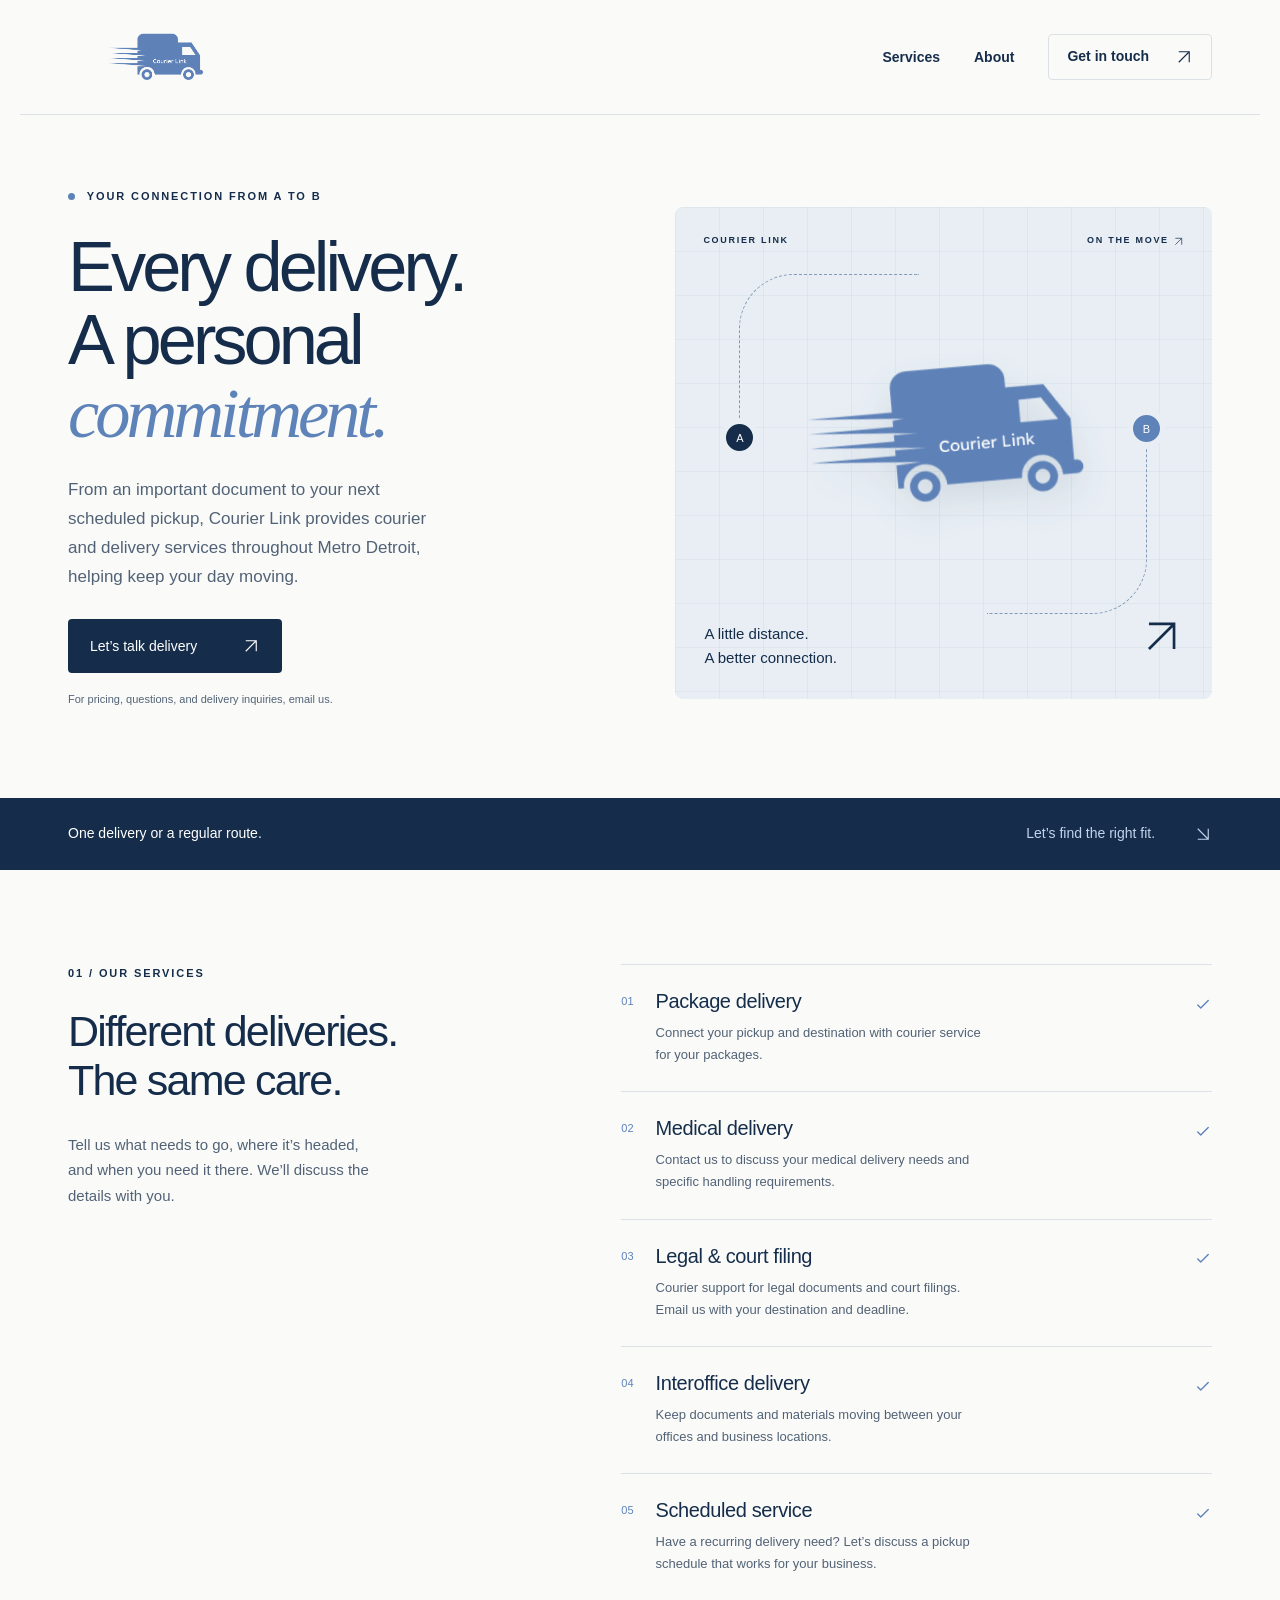
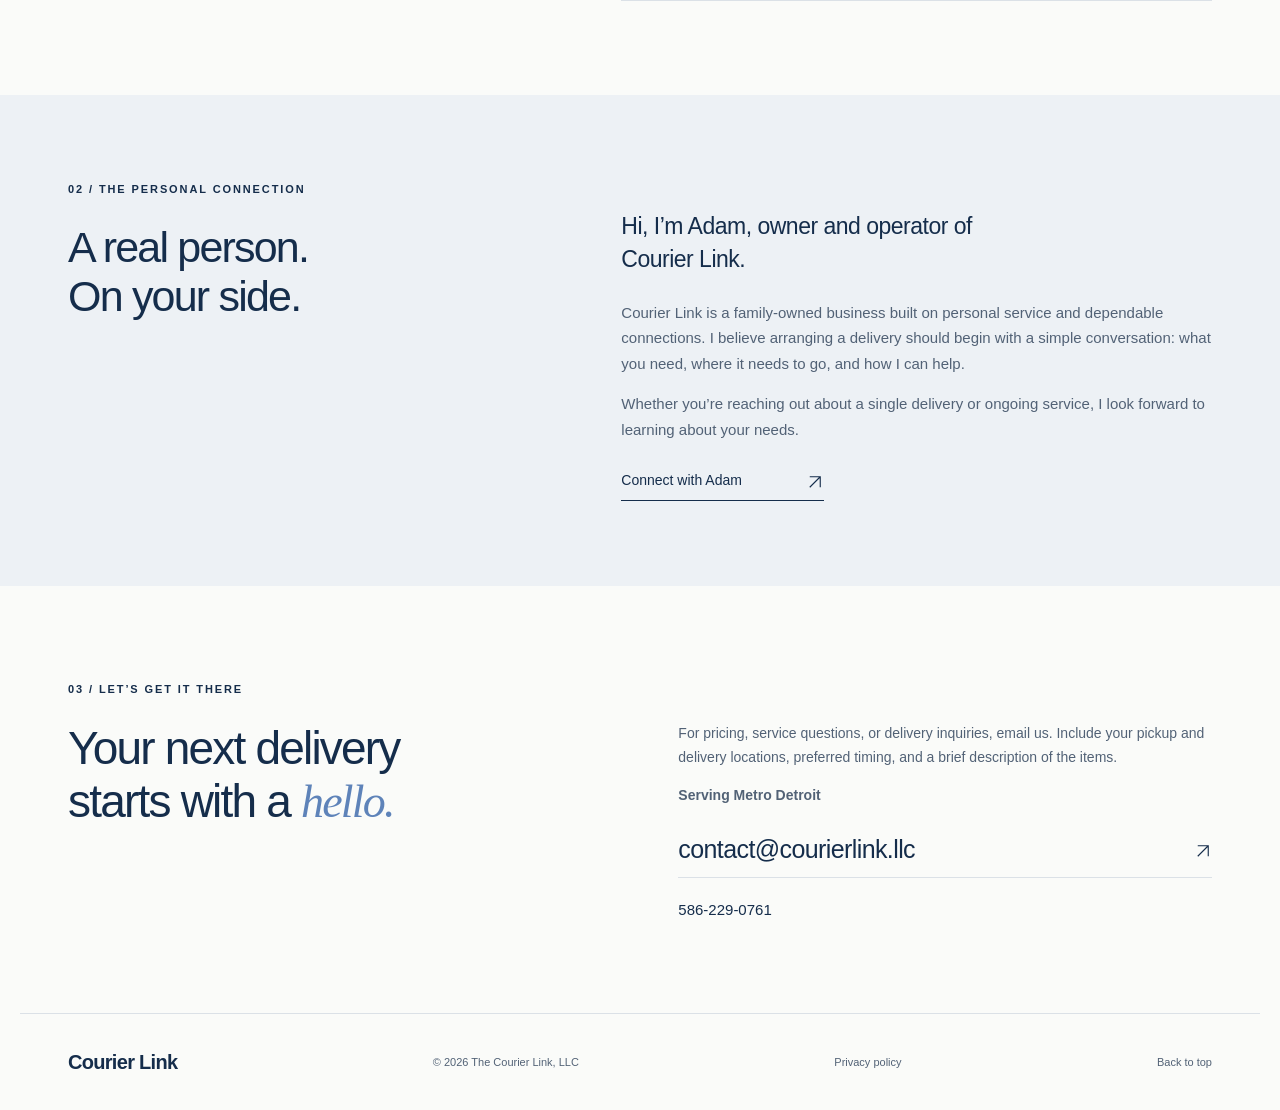
<file: index.html>
<!doctype html>
<html lang="en">
<head>
<meta charset="utf-8">
<meta name="viewport" content="width=device-width, initial-scale=1">
<meta name="description" content="Courier Link offers package, medical, legal, interoffice, court filing, and scheduled courier services. Contact us to discuss your delivery needs.">
<meta name="theme-color" content="#152d4b">
<title>Courier Link</title>
<link rel="icon" href="assets/favicon.png" type="image/png">
<link rel="stylesheet" href="styles.css">
</head>
<body>
<a class="skip" href="#main">Skip to content</a>
<header>
 <a class="brand" href="#home" aria-label="Courier Link home"><img src="assets/courier-link-logo.png" alt="Courier Link" width="685" height="285"></a>
 <nav aria-label="Main navigation"><a href="#services">Services</a><a href="#about">About</a><a class="nav-contact" href="mailto:contact@courierlink.llc">Get in touch <span aria-hidden="true"><svg class="arrow-svg" viewBox="0 0 24 24" fill="none" stroke="currentColor" stroke-width="1.5" aria-hidden="true"><path d="M5 19 19 5M5 5h14v14"/></svg></span></a></nav>
</header>
<main id="main">
<section class="hero wrap" id="home">
 <div class="hero-copy"><p class="eyebrow"><span></span> YOUR CONNECTION FROM A TO B</p><h1>Every delivery.<br>A personal<br><em>commitment.</em></h1><p class="intro">From an important document to your next scheduled pickup, Courier Link provides courier and delivery services throughout Metro Detroit, helping keep your day moving.</p><a class="button" href="mailto:contact@courierlink.llc?subject=Delivery%20inquiry">Let’s talk delivery <span aria-hidden="true"><svg class="arrow-svg" viewBox="0 0 24 24" fill="none" stroke="currentColor" stroke-width="1.5" aria-hidden="true"><path d="M5 19 19 5M5 5h14v14"/></svg></span></a><p class="small-note">For pricing, questions, and delivery inquiries, email us.</p></div>
 <div class="hero-art" aria-hidden="true"><div class="art-grid"></div><div class="art-top"><span>COURIER LINK</span><span>ON THE MOVE <svg class="arrow-svg" viewBox="0 0 24 24" fill="none" stroke="currentColor" stroke-width="1.5" aria-hidden="true"><path d="M5 19 19 5M5 5h14v14"/></svg></span></div><div class="route route-one"></div><div class="route route-two"></div><div class="point point-a">A</div><div class="point point-b">B</div><div class="logo-stage"><img src="assets/courier-link-logo.png" alt="" width="685" height="285"></div><div class="art-bottom"><span>A little distance.<br><strong>A better connection.</strong></span><span class="arrow"><svg class="arrow-svg" viewBox="0 0 24 24" fill="none" stroke="currentColor" stroke-width="1.5" aria-hidden="true"><path d="M5 19 19 5M5 5h14v14"/></svg></span></div></div>
</section>
<div class="service-strip"><div class="wrap"><span>One delivery or a regular route.</span><strong>Let’s find the right fit. <span aria-hidden="true"><svg class="arrow-svg" viewBox="0 0 24 24" fill="none" stroke="currentColor" stroke-width="1.5" aria-hidden="true"><path d="m5 5 14 14M5 19h14V5"/></svg></span></strong></div></div>
<section id="services" class="services wrap section-space"><div class="section-heading"><p class="eyebrow">01 / OUR SERVICES</p><h2>Different deliveries.<br>The same care.</h2><p>Tell us what needs to go, where it’s headed, and when you need it there. We’ll discuss the details with you.</p></div>
<div class="service-list">
<article><span class="number">01</span><div><h3>Package delivery</h3><p>Connect your pickup and destination with courier service for your packages.</p></div><span class="service-icon" aria-hidden="true"><svg class="arrow-svg" viewBox="0 0 24 24" fill="none" stroke="currentColor" stroke-width="1.8" stroke-linecap="round" stroke-linejoin="round" aria-hidden="true"><path d="m5 12 4 4L19 6"/></svg></span></article>
<article><span class="number">02</span><div><h3>Medical delivery</h3><p>Contact us to discuss your medical delivery needs and specific handling requirements.</p></div><span class="service-icon" aria-hidden="true"><svg class="arrow-svg" viewBox="0 0 24 24" fill="none" stroke="currentColor" stroke-width="1.8" stroke-linecap="round" stroke-linejoin="round" aria-hidden="true"><path d="m5 12 4 4L19 6"/></svg></span></article>
<article><span class="number">03</span><div><h3>Legal & court filing</h3><p>Courier support for legal documents and court filings. Email us with your destination and deadline.</p></div><span class="service-icon" aria-hidden="true"><svg class="arrow-svg" viewBox="0 0 24 24" fill="none" stroke="currentColor" stroke-width="1.8" stroke-linecap="round" stroke-linejoin="round" aria-hidden="true"><path d="m5 12 4 4L19 6"/></svg></span></article>
<article><span class="number">04</span><div><h3>Interoffice delivery</h3><p>Keep documents and materials moving between your offices and business locations.</p></div><span class="service-icon" aria-hidden="true"><svg class="arrow-svg" viewBox="0 0 24 24" fill="none" stroke="currentColor" stroke-width="1.8" stroke-linecap="round" stroke-linejoin="round" aria-hidden="true"><path d="m5 12 4 4L19 6"/></svg></span></article>
<article><span class="number">05</span><div><h3>Scheduled service</h3><p>Have a recurring delivery need? Let’s discuss a pickup schedule that works for your business.</p></div><span class="service-icon" aria-hidden="true"><svg class="arrow-svg" viewBox="0 0 24 24" fill="none" stroke="currentColor" stroke-width="1.8" stroke-linecap="round" stroke-linejoin="round" aria-hidden="true"><path d="m5 12 4 4L19 6"/></svg></span></article>
</div></section>
<section class="about" id="about"><div class="wrap about-grid"><div><p class="eyebrow">02 / THE PERSONAL CONNECTION</p><h2>A real person.<br>On your side.</h2></div><div class="about-copy"><p class="about-lead">Hi, I’m Adam, owner and operator of Courier Link.</p><p>Courier Link is a family-owned business built on personal service and dependable connections. I believe arranging a delivery should begin with a simple conversation: what you need, where it needs to go, and how I can help.</p><p>Whether you’re reaching out about a single delivery or ongoing service, I look forward to learning about your needs.</p><a class="text-link" href="mailto:contact@courierlink.llc">Connect with Adam <span aria-hidden="true"><svg class="arrow-svg" viewBox="0 0 24 24" fill="none" stroke="currentColor" stroke-width="1.5" aria-hidden="true"><path d="M5 19 19 5M5 5h14v14"/></svg></span></a></div></div></section>
<section id="contact" class="contact wrap section-space"><p class="eyebrow">03 / LET’S GET IT THERE</p><div class="contact-grid"><h2>Your next delivery<br>starts with a <em>hello.</em></h2><div><p>For pricing, service questions, or delivery inquiries, email us. Include your pickup and delivery locations, preferred timing, and a brief description of the items.</p><p class="service-area"><strong>Serving Metro Detroit</strong></p><a class="email-link" href="mailto:contact@courierlink.llc">contact@courierlink.llc <span aria-hidden="true"><svg class="arrow-svg" viewBox="0 0 24 24" fill="none" stroke="currentColor" stroke-width="1.5" aria-hidden="true"><path d="M5 19 19 5M5 5h14v14"/></svg></span></a><a class="phone" href="tel:+15862290761">586-229-0761</a></div></div></section>
</main>
<footer class="wrap"><a href="#home" class="footer-name">Courier Link</a><p>© <span id="year">2026</span> The Courier Link, LLC</p><a href="privacy.html">Privacy policy</a><a href="#home">Back to top</a></footer>
<script src="script.js"></script>
</body>
</html>
</file>
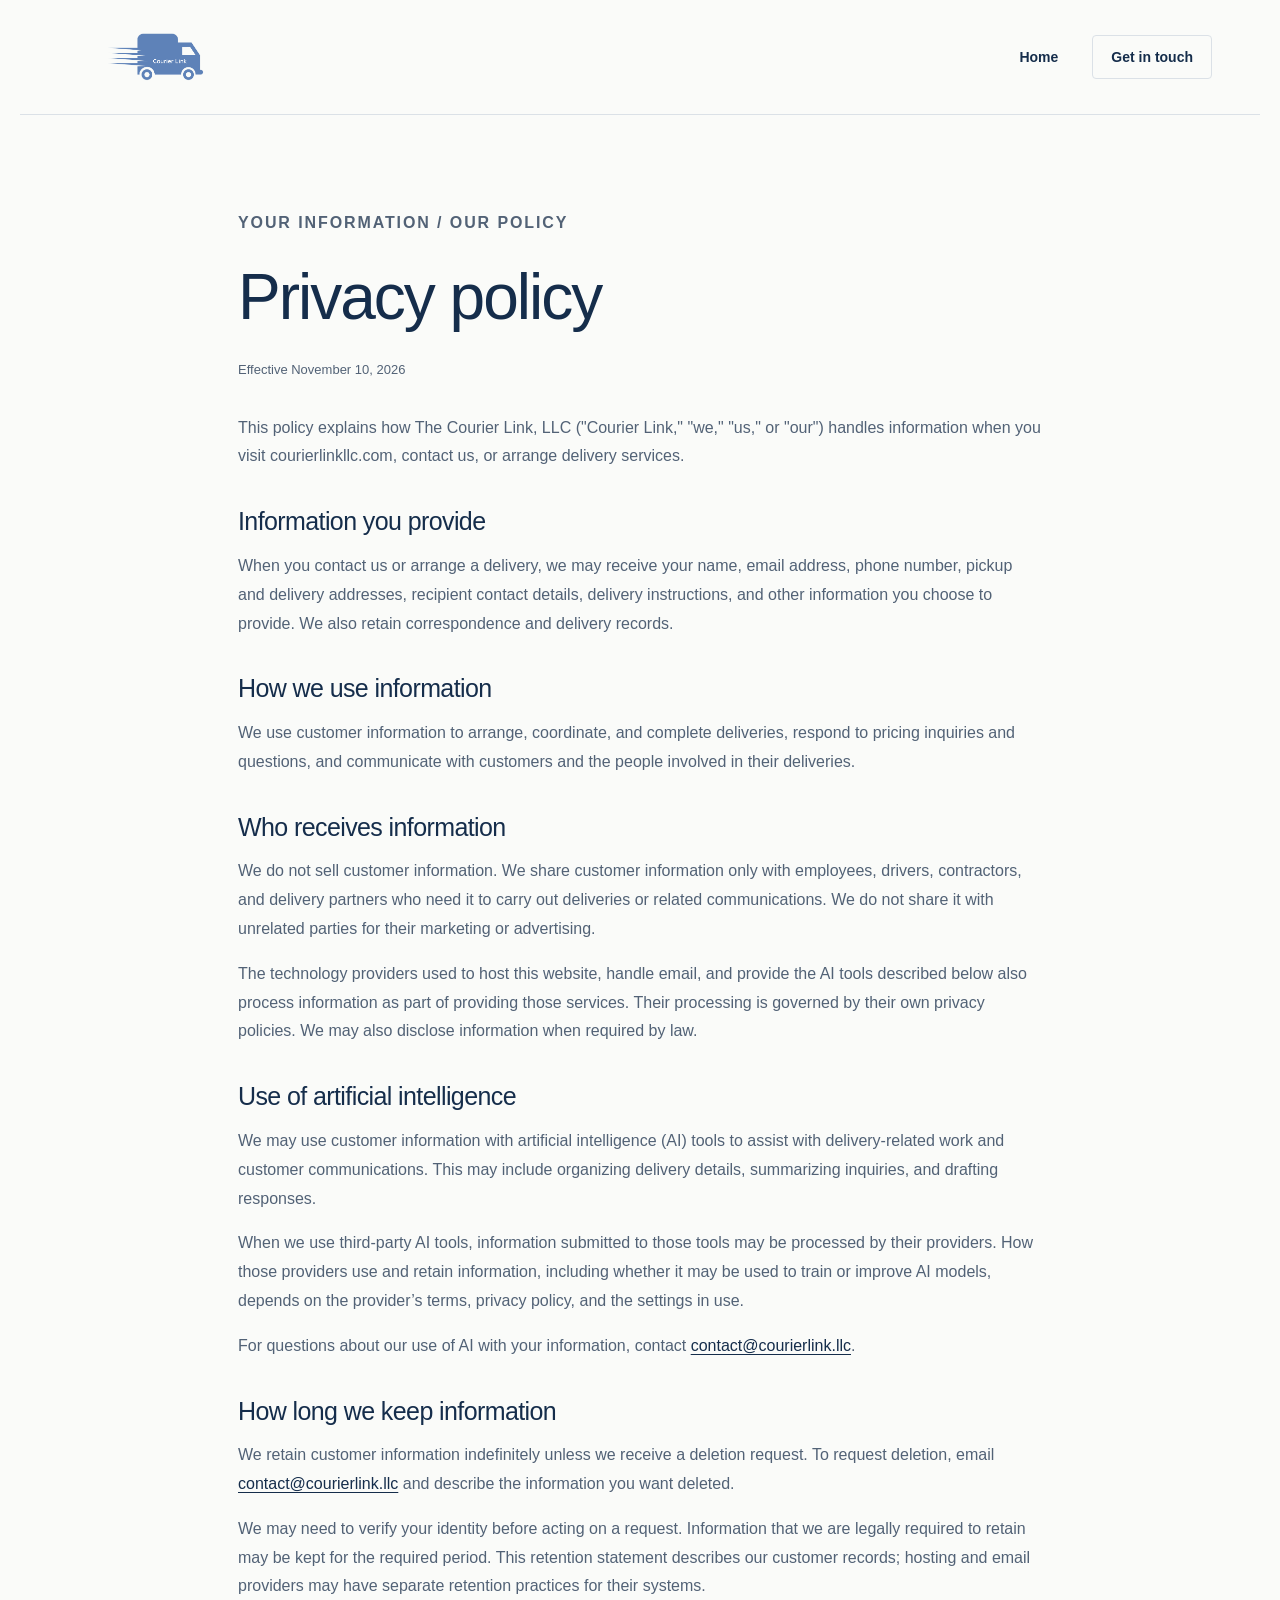
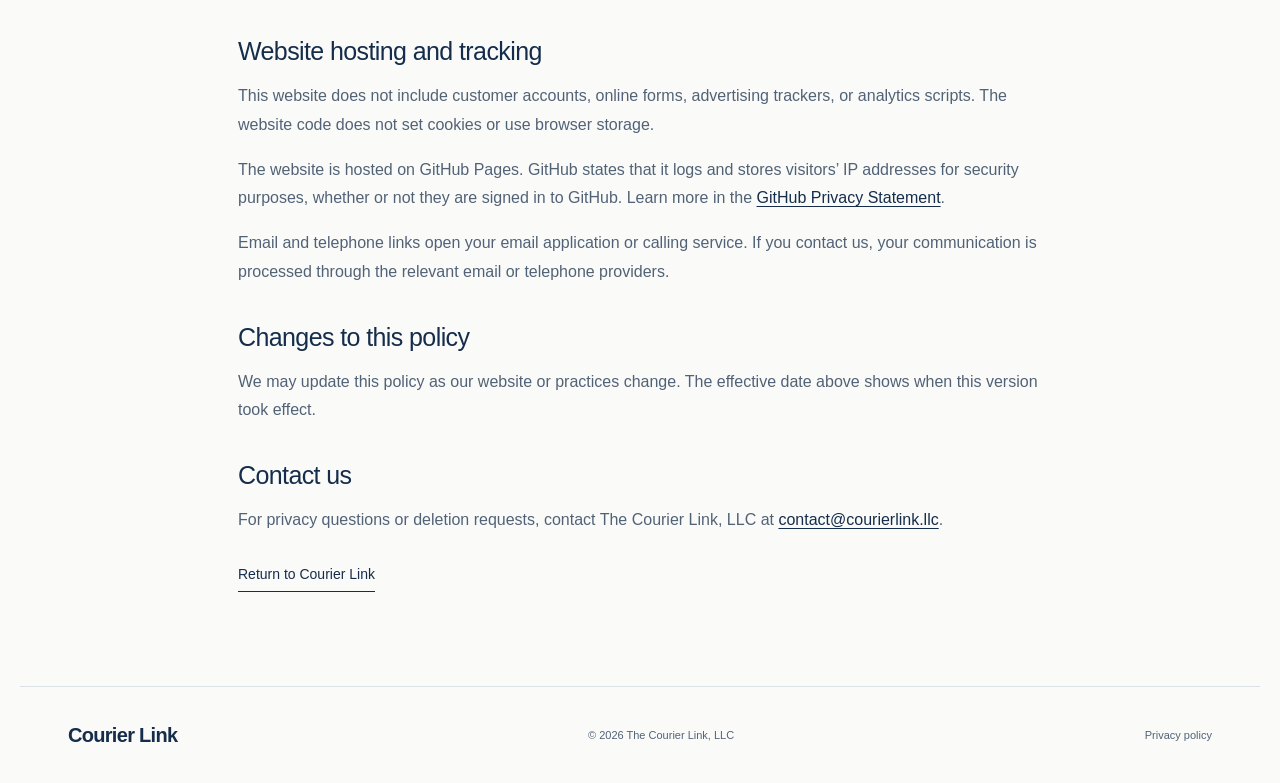
<file: privacy.html>
<!doctype html>
<html lang="en">
<head>
<meta charset="utf-8">
<meta name="viewport" content="width=device-width, initial-scale=1">
<meta name="description" content="Learn how The Courier Link, LLC uses customer information and how to submit a privacy or deletion request.">
<meta name="theme-color" content="#152d4b">
<title>Privacy Policy | Courier Link</title>
<link rel="icon" href="assets/favicon.png" type="image/png">
<link rel="stylesheet" href="styles.css">
</head>
<body>
<a class="skip" href="#main">Skip to content</a>
<header>
<a class="brand" href="index.html" aria-label="Courier Link home"><img src="assets/courier-link-logo.png" alt="Courier Link" width="685" height="285"></a>
<nav aria-label="Main navigation"><a href="index.html">Home</a><a class="nav-contact" href="mailto:contact@courierlink.llc">Get in touch</a></nav>
</header>
<main id="main" class="wrap privacy-page section-space">
<p class="eyebrow">YOUR INFORMATION / OUR POLICY</p>
<h1>Privacy policy</h1>
<p class="privacy-date">Effective November 10, 2026</p>
<p>This policy explains how The Courier Link, LLC ("Courier Link," "we," "us," or "our") handles information when you visit courierlinkllc.com, contact us, or arrange delivery services.</p>
<section><h2>Information you provide</h2>
<p>When you contact us or arrange a delivery, we may receive your name, email address, phone number, pickup and delivery addresses, recipient contact details, delivery instructions, and other information you choose to provide. We also retain correspondence and delivery records.</p></section>
<section><h2>How we use information</h2>
<p>We use customer information to arrange, coordinate, and complete deliveries, respond to pricing inquiries and questions, and communicate with customers and the people involved in their deliveries.</p></section>
<section><h2>Who receives information</h2>
<p>We do not sell customer information. We share customer information only with employees, drivers, contractors, and delivery partners who need it to carry out deliveries or related communications. We do not share it with unrelated parties for their marketing or advertising.</p>
<p>The technology providers used to host this website, handle email, and provide the AI tools described below also process information as part of providing those services. Their processing is governed by their own privacy policies. We may also disclose information when required by law.</p></section>
<section><h2>Use of artificial intelligence</h2>
<p>We may use customer information with artificial intelligence (AI) tools to assist with delivery-related work and customer communications. This may include organizing delivery details, summarizing inquiries, and drafting responses.</p>
<p>When we use third-party AI tools, information submitted to those tools may be processed by their providers. How those providers use and retain information, including whether it may be used to train or improve AI models, depends on the provider’s terms, privacy policy, and the settings in use.</p>
<p>For questions about our use of AI with your information, contact <a href="mailto:contact@courierlink.llc">contact@courierlink.llc</a>.</p></section>
<section><h2>How long we keep information</h2>
<p>We retain customer information indefinitely unless we receive a deletion request. To request deletion, email <a href="mailto:contact@courierlink.llc?subject=Privacy%20deletion%20request">contact@courierlink.llc</a> and describe the information you want deleted.</p>
<p>We may need to verify your identity before acting on a request. Information that we are legally required to retain may be kept for the required period. This retention statement describes our customer records; hosting and email providers may have separate retention practices for their systems.</p></section>
<section><h2>Website hosting and tracking</h2>
<p>This website does not include customer accounts, online forms, advertising trackers, or analytics scripts. The website code does not set cookies or use browser storage.</p>
<p>The website is hosted on GitHub Pages. GitHub states that it logs and stores visitors’ IP addresses for security purposes, whether or not they are signed in to GitHub. Learn more in the <a href="https://docs.github.com/en/site-policy/privacy-policies/github-general-privacy-statement">GitHub Privacy Statement</a>.</p>
<p>Email and telephone links open your email application or calling service. If you contact us, your communication is processed through the relevant email or telephone providers.</p></section>
<section><h2>Changes to this policy</h2>
<p>We may update this policy as our website or practices change. The effective date above shows when this version took effect.</p></section>
<section><h2>Contact us</h2>
<p>For privacy questions or deletion requests, contact The Courier Link, LLC at <a href="mailto:contact@courierlink.llc">contact@courierlink.llc</a>.</p></section>
<a class="text-link" href="index.html">Return to Courier Link</a>
</main>
<footer class="wrap"><a href="index.html" class="footer-name">Courier Link</a><p>© <span id="year">2026</span> The Courier Link, LLC</p><a href="privacy.html" aria-current="page">Privacy policy</a></footer>
<script src="script.js"></script>
</body>
</html>
</file>
<file: styles.css>
:root{--ink:#152d4b;--blue:#5e83b9;--muted:#526276;--paper:#fafbf9;--line:#dbe1e7}*{box-sizing:border-box}html{scroll-behavior:smooth;scroll-padding-top:30px}body{margin:0;background:var(--paper);color:var(--ink);font-family:Arial,Helvetica,sans-serif;-webkit-font-smoothing:antialiased}a{color:inherit;text-decoration:none}a:focus-visible{outline:3px solid #3570bd;outline-offset:6px}p{line-height:1.7}header,.wrap{max-width:1240px;margin:auto;padding-left:48px;padding-right:48px}header{height:115px;display:flex;align-items:center;justify-content:space-between;border-bottom:1px solid var(--line)}.brand{display:block;width:174px}.brand img{width:100%;height:auto;display:block}nav{display:flex;align-items:center;gap:34px;font-size:14px;font-weight:600}nav a:hover,.text-link:hover,.phone:hover{color:var(--blue)}.nav-contact{border:1px solid var(--line);padding:13px 18px;border-radius:4px}.nav-contact span{margin-left:22px}.hero{display:grid;grid-template-columns:1.05fr 1fr;gap:44px;padding-top:72px;padding-bottom:78px;align-items:center}.eyebrow{font-size:11px;letter-spacing:1.9px;font-weight:700;margin:0 0 24px}.eyebrow>span{display:inline-block;width:7px;height:7px;background:var(--blue);border-radius:50%;margin-right:7px}h1{font-size:clamp(48px,5.5vw,75px);font-weight:500;letter-spacing:-4px;line-height:1.04;margin:0 0 26px}em{font-family:Georgia,'Times New Roman',serif;font-weight:400;color:var(--blue)}.intro{max-width:380px;font-size:17px;color:var(--muted);margin-bottom:27px}.button{display:inline-flex;align-items:center;gap:45px;padding:18px 22px;background:var(--ink);color:white;font-size:14px;border-radius:4px;transition:background .2s,transform .2s}.button:hover{background:#315781;transform:translateY(-2px)}.small-note{font-size:11px;color:var(--muted);margin-top:17px}.hero-art{height:492px;background:#e8eef4;border-radius:8px;position:relative;overflow:hidden;isolation:isolate}.art-grid{position:absolute;inset:0;background-image:linear-gradient(#c9d6e055 1px,transparent 1px),linear-gradient(90deg,#c9d6e055 1px,transparent 1px);background-size:44px 44px;z-index:-1}.art-top{display:flex;justify-content:space-between;padding:28px;font-size:9px;letter-spacing:1.7px;font-weight:700}.logo-stage{position:absolute;top:125px;left:4%;width:92%;transform:rotate(-5deg);filter:drop-shadow(0 16px 16px #1b36501c)}.logo-stage img{width:100%;height:auto}.route{position:absolute;border:1px dashed #8299b5;z-index:-1}.route-one{height:170px;width:180px;top:67px;left:64px;border-right:0;border-bottom:0;border-radius:55px 0 0 0}.route-two{height:200px;width:160px;right:65px;bottom:85px;border-left:0;border-top:0;border-radius:0 0 55px 0}.point{position:absolute;background:var(--ink);color:white;border:6px solid #e8eef4;border-radius:50%;width:39px;height:39px;display:grid;place-items:center;font-size:11px}.point-a{left:45px;top:211px}.point-b{right:46px;bottom:251px;background:var(--blue)}.art-bottom{position:absolute;bottom:29px;left:29px;right:29px;display:flex;justify-content:space-between;align-items:end;font-size:15px;line-height:1.6}.art-bottom strong{font-weight:500}.arrow{font-size:46px;font-weight:300}.service-strip{background:var(--ink);color:#fff}.service-strip .wrap{padding-top:27px;padding-bottom:27px;display:flex;justify-content:space-between;font-size:14px}.service-strip strong{font-weight:400;color:#c2d4ed}.service-strip strong span{margin-left:35px}.section-space{padding-top:94px;padding-bottom:94px}.services{display:grid;grid-template-columns:.9fr 1.1fr;gap:70px}h2{font-weight:500;font-size:43px;line-height:1.15;letter-spacing:-1.8px;margin:0 0 26px}.section-heading>p:last-child{max-width:310px;font-size:15px;color:var(--muted)}.service-list article{display:flex;gap:22px;border-top:1px solid var(--line);padding:25px 0}.service-list article:last-child{border-bottom:1px solid var(--line)}.number{font-size:11px;color:var(--blue);padding-top:5px}h3{font-size:20px;font-weight:500;margin:0 0 9px;letter-spacing:-.4px}.service-list p{font-size:13px;color:var(--muted);margin:0;max-width:340px}.service-icon{margin-left:auto;color:var(--blue);font-size:23px}.about{background:#edf1f5}.about-grid{display:grid;grid-template-columns:.9fr 1.1fr;gap:70px;padding-top:85px;padding-bottom:85px}.about-copy{padding-top:30px}.about-copy p{font-size:15px;color:var(--muted);margin-top:0}.about-copy .about-lead{font-size:23px;line-height:1.45;color:var(--ink);letter-spacing:-.5px;max-width:380px}.text-link{display:inline-block;border-bottom:1px solid var(--ink);padding-bottom:9px;font-size:14px;margin-top:15px}.text-link span{margin-left:60px}.contact-grid{display:grid;grid-template-columns:1.05fr 1fr;gap:50px}.contact h2{font-size:46px}.contact-grid p{font-size:14px;color:var(--muted);margin-top:0}.email-link{display:flex;justify-content:space-between;gap:10px;padding:13px 0;border-bottom:1px solid var(--line);font-size:clamp(18px,2.1vw,25px);letter-spacing:-.6px;overflow-wrap:anywhere}.email-link:hover{color:var(--blue)}.phone{display:inline-block;margin-top:23px;font-size:15px}footer{border-top:1px solid var(--line);display:flex;justify-content:space-between;align-items:center;padding-top:28px!important;padding-bottom:28px!important;font-size:11px;color:var(--muted)}.footer-name{font-size:20px;font-weight:700;color:var(--ink);letter-spacing:-.7px}.footer-name span{display:none}.skip{position:absolute;top:-60px;left:16px;padding:12px;background:white;z-index:5}.skip:focus{top:10px}@media(min-width:1400px){.hero{padding-top:88px;padding-bottom:94px}}@media(max-width:850px){header,.wrap{padding-left:28px;padding-right:28px}.hero{gap:24px}h1{font-size:55px;letter-spacing:-3px}.hero-art{height:430px}.logo-stage{top:140px}.services,.about-grid{gap:35px}h2{font-size:36px}.contact h2{font-size:38px}.contact-grid{gap:30px}}@media(max-width:620px){header{height:90px}.brand{width:137px}nav{gap:17px;font-size:12px}.nav-contact{padding:10px}.nav-contact span{display:none}nav>a:nth-child(2){display:none}.hero{grid-template-columns:1fr;padding-top:45px;padding-bottom:42px;gap:34px}h1{font-size:60px}.intro{font-size:16px}.hero-art{height:350px}.logo-stage{top:78px;max-width:440px;left:50%;transform:translateX(-50%) rotate(-5deg)}.art-top{padding:23px}.point-a{top:163px}.point-b{bottom:187px}.route-one{height:120px}.route-two{height:130px}.art-bottom{font-size:13px;bottom:23px}.service-strip .wrap{flex-direction:column;gap:12px;font-size:13px}.section-space{padding-top:62px;padding-bottom:62px}.services,.about-grid,.contact-grid{grid-template-columns:1fr;gap:28px}h2,.contact h2{font-size:38px}.section-heading>p:last-child{max-width:none}.about-grid{padding-top:60px;padding-bottom:60px}.about-copy{padding-top:0}.contact-grid{gap:6px}.email-link{font-size:22px}footer{flex-wrap:wrap;gap:16px}footer p{order:3;width:100%;margin:0}.service-list article{gap:16px}}@media(prefers-reduced-motion:reduce){html{scroll-behavior:auto}.button{transition:none}.button:hover{transform:none}}

.arrow-svg{width:18px;height:18px;vertical-align:middle;display:inline-block}.arrow .arrow-svg{width:43px;height:43px}.art-top .arrow-svg{width:11px;height:11px}

@media(max-width:380px){h1{font-size:50px}.email-link{font-size:20px}header,.wrap{padding-left:22px;padding-right:22px}}

/* A gentle status pulse for the dot beside the opening tagline. */
@keyframes connection-blink {
  0%, 100% { opacity: 1; }
  50% { opacity: .2; }
}
.hero-copy .eyebrow > span {
  animation: connection-blink 2s ease-in-out infinite;
}
@media (prefers-reduced-motion: reduce) {
  .hero-copy .eyebrow > span { animation: none; }
}

/* Animate the hero van without changing its desktop or mobile positioning. */
@keyframes van-drive {
  0%, 100% { translate: -7px 0; }
  25% { translate: 0 -2px; }
  50% { translate: 7px 0; }
  75% { translate: 0 -2px; }
}
.logo-stage img {
  animation: van-drive 4s ease-in-out infinite;
}
@media (prefers-reduced-motion: reduce) {
  .logo-stage img { animation: none; }
}

.privacy-page{max-width:900px}.privacy-page h1{font-size:clamp(42px,7vw,64px);letter-spacing:-2px;line-height:1.1}.privacy-page .privacy-date{font-size:13px;color:var(--muted);margin-bottom:32px}.privacy-page>p,.privacy-page section p{font-size:16px;color:var(--muted);line-height:1.8}.privacy-page section{margin-top:36px}.privacy-page section h2{font-size:25px;letter-spacing:-.6px;margin-bottom:12px}.privacy-page section a{text-decoration:underline;text-underline-offset:3px;overflow-wrap:anywhere;color:var(--ink)}
</file>
